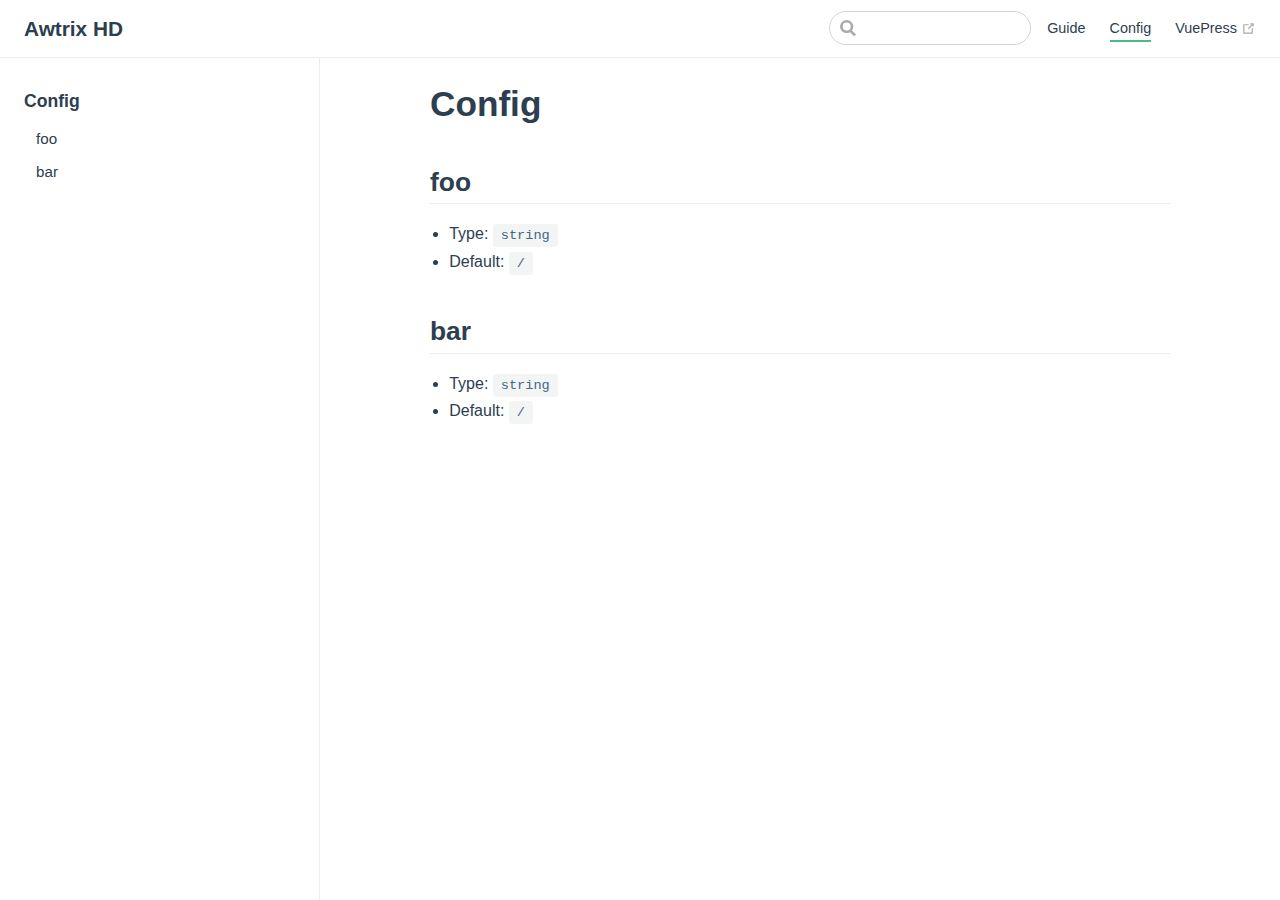
<file: config/index.html>
<!DOCTYPE html>
<html lang="en-US">
  <head>
    <meta charset="utf-8">
    <meta name="viewport" content="width=device-width,initial-scale=1">
    <title>Config | Awtrix HD</title>
    <meta name="generator" content="VuePress 1.7.1">
    
    <meta name="description" content="">
    <meta name="theme-color" content="#3eaf7c">
    <meta name="apple-mobile-web-app-capable" content="yes">
    <meta name="apple-mobile-web-app-status-bar-style" content="black">
    
    <link rel="preload" href="/assets/css/0.styles.edd9a0a7.css" as="style"><link rel="preload" href="/assets/js/app.76ce477d.js" as="script"><link rel="preload" href="/assets/js/2.d12e2a3f.js" as="script"><link rel="preload" href="/assets/js/8.42bce602.js" as="script"><link rel="prefetch" href="/assets/js/10.4486b322.js"><link rel="prefetch" href="/assets/js/11.904667d4.js"><link rel="prefetch" href="/assets/js/12.ee5a81ed.js"><link rel="prefetch" href="/assets/js/13.7e4496c5.js"><link rel="prefetch" href="/assets/js/3.194e23b0.js"><link rel="prefetch" href="/assets/js/4.3402c97d.js"><link rel="prefetch" href="/assets/js/5.43679029.js"><link rel="prefetch" href="/assets/js/6.96b07785.js"><link rel="prefetch" href="/assets/js/7.1de7d315.js"><link rel="prefetch" href="/assets/js/9.bb4621b2.js">
    <link rel="stylesheet" href="/assets/css/0.styles.edd9a0a7.css">
  </head>
  <body>
    <div id="app" data-server-rendered="true"><div class="theme-container"><header class="navbar"><div class="sidebar-button"><svg xmlns="http://www.w3.org/2000/svg" aria-hidden="true" role="img" viewBox="0 0 448 512" class="icon"><path fill="currentColor" d="M436 124H12c-6.627 0-12-5.373-12-12V80c0-6.627 5.373-12 12-12h424c6.627 0 12 5.373 12 12v32c0 6.627-5.373 12-12 12zm0 160H12c-6.627 0-12-5.373-12-12v-32c0-6.627 5.373-12 12-12h424c6.627 0 12 5.373 12 12v32c0 6.627-5.373 12-12 12zm0 160H12c-6.627 0-12-5.373-12-12v-32c0-6.627 5.373-12 12-12h424c6.627 0 12 5.373 12 12v32c0 6.627-5.373 12-12 12z"></path></svg></div> <a href="/" class="home-link router-link-active"><!----> <span class="site-name">Awtrix HD</span></a> <div class="links"><div class="search-box"><input aria-label="Search" autocomplete="off" spellcheck="false" value=""> <!----></div> <nav class="nav-links can-hide"><div class="nav-item"><a href="/guide/" class="nav-link">
  Guide
</a></div><div class="nav-item"><a href="/config/" aria-current="page" class="nav-link router-link-exact-active router-link-active">
  Config
</a></div><div class="nav-item"><a href="https://v1.vuepress.vuejs.org" target="_blank" rel="noopener noreferrer" class="nav-link external">
  VuePress
  <span><svg xmlns="http://www.w3.org/2000/svg" aria-hidden="true" focusable="false" x="0px" y="0px" viewBox="0 0 100 100" width="15" height="15" class="icon outbound"><path fill="currentColor" d="M18.8,85.1h56l0,0c2.2,0,4-1.8,4-4v-32h-8v28h-48v-48h28v-8h-32l0,0c-2.2,0-4,1.8-4,4v56C14.8,83.3,16.6,85.1,18.8,85.1z"></path> <polygon fill="currentColor" points="45.7,48.7 51.3,54.3 77.2,28.5 77.2,37.2 85.2,37.2 85.2,14.9 62.8,14.9 62.8,22.9 71.5,22.9"></polygon></svg> <span class="sr-only">(opens new window)</span></span></a></div> <!----></nav></div></header> <div class="sidebar-mask"></div> <aside class="sidebar"><nav class="nav-links"><div class="nav-item"><a href="/guide/" class="nav-link">
  Guide
</a></div><div class="nav-item"><a href="/config/" aria-current="page" class="nav-link router-link-exact-active router-link-active">
  Config
</a></div><div class="nav-item"><a href="https://v1.vuepress.vuejs.org" target="_blank" rel="noopener noreferrer" class="nav-link external">
  VuePress
  <span><svg xmlns="http://www.w3.org/2000/svg" aria-hidden="true" focusable="false" x="0px" y="0px" viewBox="0 0 100 100" width="15" height="15" class="icon outbound"><path fill="currentColor" d="M18.8,85.1h56l0,0c2.2,0,4-1.8,4-4v-32h-8v28h-48v-48h28v-8h-32l0,0c-2.2,0-4,1.8-4,4v56C14.8,83.3,16.6,85.1,18.8,85.1z"></path> <polygon fill="currentColor" points="45.7,48.7 51.3,54.3 77.2,28.5 77.2,37.2 85.2,37.2 85.2,14.9 62.8,14.9 62.8,22.9 71.5,22.9"></polygon></svg> <span class="sr-only">(opens new window)</span></span></a></div> <!----></nav>  <ul class="sidebar-links"><li><section class="sidebar-group depth-0"><p class="sidebar-heading open"><span>Config</span> <!----></p> <ul class="sidebar-links sidebar-group-items"><li><a href="/config/#foo" class="sidebar-link">foo</a><ul class="sidebar-sub-headers"></ul></li><li><a href="/config/#bar" class="sidebar-link">bar</a><ul class="sidebar-sub-headers"></ul></li></ul></section></li></ul> </aside> <main class="page"> <div class="theme-default-content content__default"><h1 id="config"><a href="#config" class="header-anchor">#</a> Config</h1> <h2 id="foo"><a href="#foo" class="header-anchor">#</a> foo</h2> <ul><li>Type: <code>string</code></li> <li>Default: <code>/</code></li></ul> <h2 id="bar"><a href="#bar" class="header-anchor">#</a> bar</h2> <ul><li>Type: <code>string</code></li> <li>Default: <code>/</code></li></ul></div> <footer class="page-edit"><!----> <!----></footer> <!----> </main></div><div class="global-ui"></div></div>
    <script src="/assets/js/app.76ce477d.js" defer></script><script src="/assets/js/2.d12e2a3f.js" defer></script><script src="/assets/js/8.42bce602.js" defer></script>
  </body>
</html>
</file>
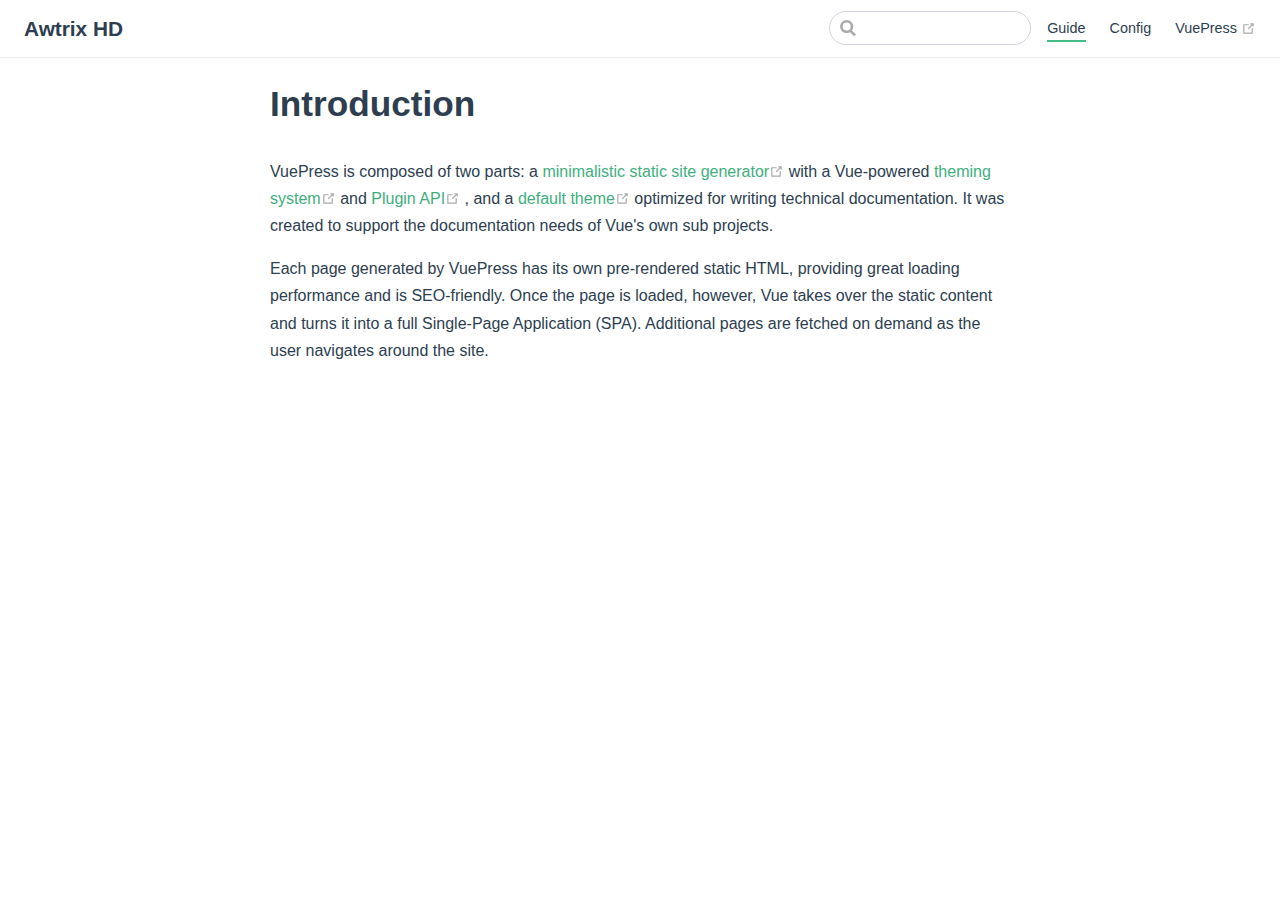
<file: guide/index.html>
<!DOCTYPE html>
<html lang="en-US">
  <head>
    <meta charset="utf-8">
    <meta name="viewport" content="width=device-width,initial-scale=1">
    <title>Introduction | Awtrix HD</title>
    <meta name="generator" content="VuePress 1.7.1">
    
    <meta name="description" content="">
    <meta name="theme-color" content="#3eaf7c">
    <meta name="apple-mobile-web-app-capable" content="yes">
    <meta name="apple-mobile-web-app-status-bar-style" content="black">
    
    <link rel="preload" href="/assets/css/0.styles.edd9a0a7.css" as="style"><link rel="preload" href="/assets/js/app.76ce477d.js" as="script"><link rel="preload" href="/assets/js/2.d12e2a3f.js" as="script"><link rel="preload" href="/assets/js/9.bb4621b2.js" as="script"><link rel="prefetch" href="/assets/js/10.4486b322.js"><link rel="prefetch" href="/assets/js/11.904667d4.js"><link rel="prefetch" href="/assets/js/12.ee5a81ed.js"><link rel="prefetch" href="/assets/js/13.7e4496c5.js"><link rel="prefetch" href="/assets/js/3.194e23b0.js"><link rel="prefetch" href="/assets/js/4.3402c97d.js"><link rel="prefetch" href="/assets/js/5.43679029.js"><link rel="prefetch" href="/assets/js/6.96b07785.js"><link rel="prefetch" href="/assets/js/7.1de7d315.js"><link rel="prefetch" href="/assets/js/8.42bce602.js">
    <link rel="stylesheet" href="/assets/css/0.styles.edd9a0a7.css">
  </head>
  <body>
    <div id="app" data-server-rendered="true"><div class="theme-container no-sidebar"><header class="navbar"><div class="sidebar-button"><svg xmlns="http://www.w3.org/2000/svg" aria-hidden="true" role="img" viewBox="0 0 448 512" class="icon"><path fill="currentColor" d="M436 124H12c-6.627 0-12-5.373-12-12V80c0-6.627 5.373-12 12-12h424c6.627 0 12 5.373 12 12v32c0 6.627-5.373 12-12 12zm0 160H12c-6.627 0-12-5.373-12-12v-32c0-6.627 5.373-12 12-12h424c6.627 0 12 5.373 12 12v32c0 6.627-5.373 12-12 12zm0 160H12c-6.627 0-12-5.373-12-12v-32c0-6.627 5.373-12 12-12h424c6.627 0 12 5.373 12 12v32c0 6.627-5.373 12-12 12z"></path></svg></div> <a href="/" class="home-link router-link-active"><!----> <span class="site-name">Awtrix HD</span></a> <div class="links"><div class="search-box"><input aria-label="Search" autocomplete="off" spellcheck="false" value=""> <!----></div> <nav class="nav-links can-hide"><div class="nav-item"><a href="/guide/" aria-current="page" class="nav-link router-link-exact-active router-link-active">
  Guide
</a></div><div class="nav-item"><a href="/config/" class="nav-link">
  Config
</a></div><div class="nav-item"><a href="https://v1.vuepress.vuejs.org" target="_blank" rel="noopener noreferrer" class="nav-link external">
  VuePress
  <span><svg xmlns="http://www.w3.org/2000/svg" aria-hidden="true" focusable="false" x="0px" y="0px" viewBox="0 0 100 100" width="15" height="15" class="icon outbound"><path fill="currentColor" d="M18.8,85.1h56l0,0c2.2,0,4-1.8,4-4v-32h-8v28h-48v-48h28v-8h-32l0,0c-2.2,0-4,1.8-4,4v56C14.8,83.3,16.6,85.1,18.8,85.1z"></path> <polygon fill="currentColor" points="45.7,48.7 51.3,54.3 77.2,28.5 77.2,37.2 85.2,37.2 85.2,14.9 62.8,14.9 62.8,22.9 71.5,22.9"></polygon></svg> <span class="sr-only">(opens new window)</span></span></a></div> <!----></nav></div></header> <div class="sidebar-mask"></div> <aside class="sidebar"><nav class="nav-links"><div class="nav-item"><a href="/guide/" aria-current="page" class="nav-link router-link-exact-active router-link-active">
  Guide
</a></div><div class="nav-item"><a href="/config/" class="nav-link">
  Config
</a></div><div class="nav-item"><a href="https://v1.vuepress.vuejs.org" target="_blank" rel="noopener noreferrer" class="nav-link external">
  VuePress
  <span><svg xmlns="http://www.w3.org/2000/svg" aria-hidden="true" focusable="false" x="0px" y="0px" viewBox="0 0 100 100" width="15" height="15" class="icon outbound"><path fill="currentColor" d="M18.8,85.1h56l0,0c2.2,0,4-1.8,4-4v-32h-8v28h-48v-48h28v-8h-32l0,0c-2.2,0-4,1.8-4,4v56C14.8,83.3,16.6,85.1,18.8,85.1z"></path> <polygon fill="currentColor" points="45.7,48.7 51.3,54.3 77.2,28.5 77.2,37.2 85.2,37.2 85.2,14.9 62.8,14.9 62.8,22.9 71.5,22.9"></polygon></svg> <span class="sr-only">(opens new window)</span></span></a></div> <!----></nav>  <!----> </aside> <main class="page"> <div class="theme-default-content content__default"><h1 id="introduction"><a href="#introduction" class="header-anchor">#</a> Introduction</h1> <p>VuePress is composed of two parts: a <a href="https://github.com/vuejs/vuepress/tree/master/packages/%40vuepress/core" target="_blank" rel="noopener noreferrer">minimalistic static site generator<span><svg xmlns="http://www.w3.org/2000/svg" aria-hidden="true" focusable="false" x="0px" y="0px" viewBox="0 0 100 100" width="15" height="15" class="icon outbound"><path fill="currentColor" d="M18.8,85.1h56l0,0c2.2,0,4-1.8,4-4v-32h-8v28h-48v-48h28v-8h-32l0,0c-2.2,0-4,1.8-4,4v56C14.8,83.3,16.6,85.1,18.8,85.1z"></path> <polygon fill="currentColor" points="45.7,48.7 51.3,54.3 77.2,28.5 77.2,37.2 85.2,37.2 85.2,14.9 62.8,14.9 62.8,22.9 71.5,22.9"></polygon></svg> <span class="sr-only">(opens new window)</span></span></a> with a Vue-powered <a href="https://v1.vuepress.vuejs.org/theme/" target="_blank" rel="noopener noreferrer">theming system<span><svg xmlns="http://www.w3.org/2000/svg" aria-hidden="true" focusable="false" x="0px" y="0px" viewBox="0 0 100 100" width="15" height="15" class="icon outbound"><path fill="currentColor" d="M18.8,85.1h56l0,0c2.2,0,4-1.8,4-4v-32h-8v28h-48v-48h28v-8h-32l0,0c-2.2,0-4,1.8-4,4v56C14.8,83.3,16.6,85.1,18.8,85.1z"></path> <polygon fill="currentColor" points="45.7,48.7 51.3,54.3 77.2,28.5 77.2,37.2 85.2,37.2 85.2,14.9 62.8,14.9 62.8,22.9 71.5,22.9"></polygon></svg> <span class="sr-only">(opens new window)</span></span></a> and <a href="https://v1.vuepress.vuejs.org/plugin/" target="_blank" rel="noopener noreferrer">Plugin API<span><svg xmlns="http://www.w3.org/2000/svg" aria-hidden="true" focusable="false" x="0px" y="0px" viewBox="0 0 100 100" width="15" height="15" class="icon outbound"><path fill="currentColor" d="M18.8,85.1h56l0,0c2.2,0,4-1.8,4-4v-32h-8v28h-48v-48h28v-8h-32l0,0c-2.2,0-4,1.8-4,4v56C14.8,83.3,16.6,85.1,18.8,85.1z"></path> <polygon fill="currentColor" points="45.7,48.7 51.3,54.3 77.2,28.5 77.2,37.2 85.2,37.2 85.2,14.9 62.8,14.9 62.8,22.9 71.5,22.9"></polygon></svg> <span class="sr-only">(opens new window)</span></span></a>, and a <a href="https://v1.vuepress.vuejs.org/theme/default-theme-config.html" target="_blank" rel="noopener noreferrer">default theme<span><svg xmlns="http://www.w3.org/2000/svg" aria-hidden="true" focusable="false" x="0px" y="0px" viewBox="0 0 100 100" width="15" height="15" class="icon outbound"><path fill="currentColor" d="M18.8,85.1h56l0,0c2.2,0,4-1.8,4-4v-32h-8v28h-48v-48h28v-8h-32l0,0c-2.2,0-4,1.8-4,4v56C14.8,83.3,16.6,85.1,18.8,85.1z"></path> <polygon fill="currentColor" points="45.7,48.7 51.3,54.3 77.2,28.5 77.2,37.2 85.2,37.2 85.2,14.9 62.8,14.9 62.8,22.9 71.5,22.9"></polygon></svg> <span class="sr-only">(opens new window)</span></span></a> optimized for writing technical documentation. It was created to support the documentation needs of Vue's own sub projects.</p> <p>Each page generated by VuePress has its own pre-rendered static HTML, providing great loading performance and is SEO-friendly. Once the page is loaded, however, Vue takes over the static content and turns it into a full Single-Page Application (SPA). Additional pages are fetched on demand as the user navigates around the site.</p></div> <footer class="page-edit"><!----> <!----></footer> <!----> </main></div><div class="global-ui"></div></div>
    <script src="/assets/js/app.76ce477d.js" defer></script><script src="/assets/js/2.d12e2a3f.js" defer></script><script src="/assets/js/9.bb4621b2.js" defer></script>
  </body>
</html>
</file>
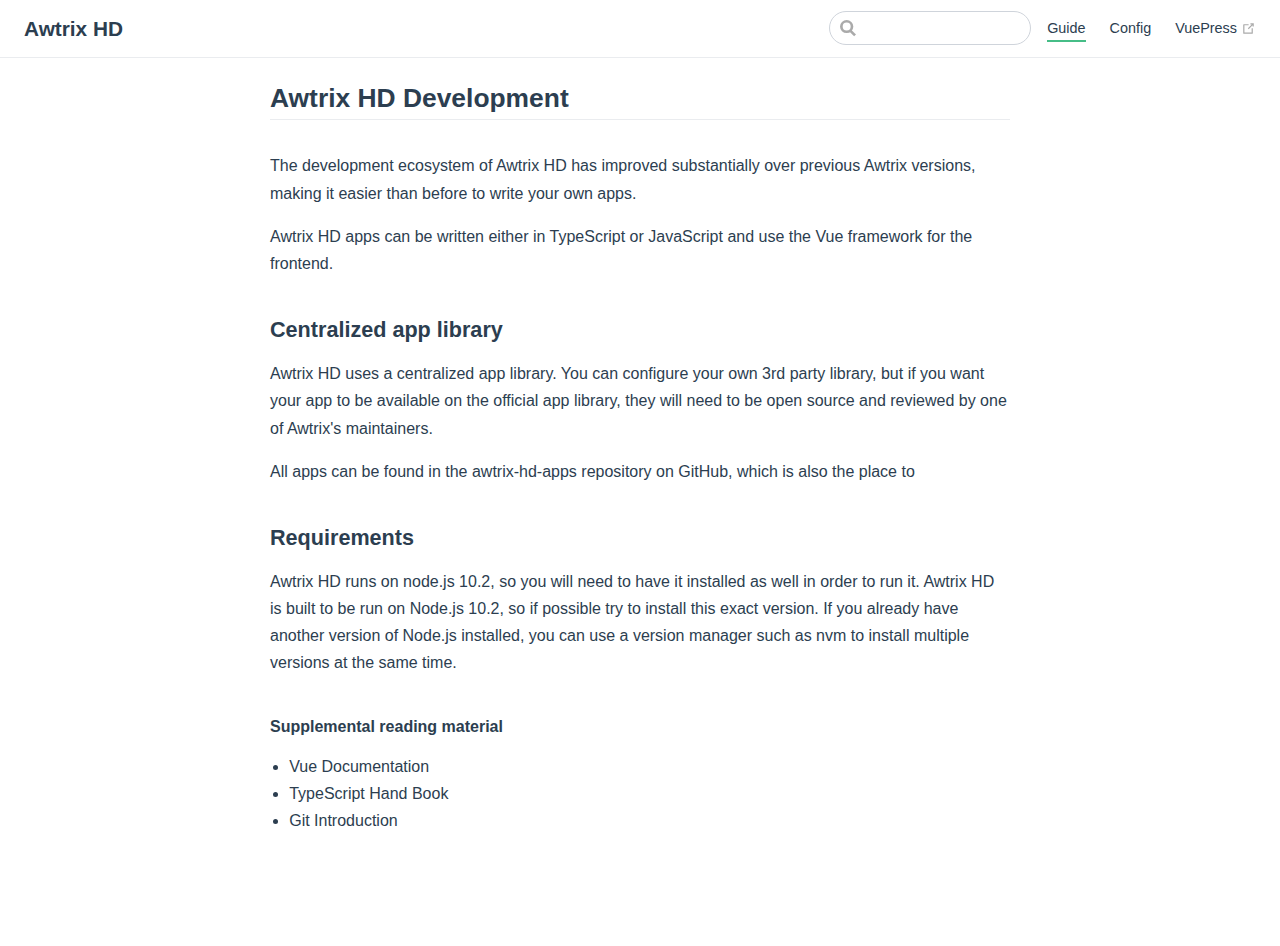
<file: guide/development/index.html>
<!DOCTYPE html>
<html lang="en-US">
  <head>
    <meta charset="utf-8">
    <meta name="viewport" content="width=device-width,initial-scale=1">
    <title>Awtrix HD Development | Awtrix HD</title>
    <meta name="generator" content="VuePress 1.7.1">
    
    <meta name="description" content="">
    <meta name="theme-color" content="#3eaf7c">
    <meta name="apple-mobile-web-app-capable" content="yes">
    <meta name="apple-mobile-web-app-status-bar-style" content="black">
    
    <link rel="preload" href="/assets/css/0.styles.edd9a0a7.css" as="style"><link rel="preload" href="/assets/js/app.76ce477d.js" as="script"><link rel="preload" href="/assets/js/2.d12e2a3f.js" as="script"><link rel="preload" href="/assets/js/10.4486b322.js" as="script"><link rel="prefetch" href="/assets/js/11.904667d4.js"><link rel="prefetch" href="/assets/js/12.ee5a81ed.js"><link rel="prefetch" href="/assets/js/13.7e4496c5.js"><link rel="prefetch" href="/assets/js/3.194e23b0.js"><link rel="prefetch" href="/assets/js/4.3402c97d.js"><link rel="prefetch" href="/assets/js/5.43679029.js"><link rel="prefetch" href="/assets/js/6.96b07785.js"><link rel="prefetch" href="/assets/js/7.1de7d315.js"><link rel="prefetch" href="/assets/js/8.42bce602.js"><link rel="prefetch" href="/assets/js/9.bb4621b2.js">
    <link rel="stylesheet" href="/assets/css/0.styles.edd9a0a7.css">
  </head>
  <body>
    <div id="app" data-server-rendered="true"><div class="theme-container no-sidebar"><header class="navbar"><div class="sidebar-button"><svg xmlns="http://www.w3.org/2000/svg" aria-hidden="true" role="img" viewBox="0 0 448 512" class="icon"><path fill="currentColor" d="M436 124H12c-6.627 0-12-5.373-12-12V80c0-6.627 5.373-12 12-12h424c6.627 0 12 5.373 12 12v32c0 6.627-5.373 12-12 12zm0 160H12c-6.627 0-12-5.373-12-12v-32c0-6.627 5.373-12 12-12h424c6.627 0 12 5.373 12 12v32c0 6.627-5.373 12-12 12zm0 160H12c-6.627 0-12-5.373-12-12v-32c0-6.627 5.373-12 12-12h424c6.627 0 12 5.373 12 12v32c0 6.627-5.373 12-12 12z"></path></svg></div> <a href="/" class="home-link router-link-active"><!----> <span class="site-name">Awtrix HD</span></a> <div class="links"><div class="search-box"><input aria-label="Search" autocomplete="off" spellcheck="false" value=""> <!----></div> <nav class="nav-links can-hide"><div class="nav-item"><a href="/guide/" class="nav-link router-link-active">
  Guide
</a></div><div class="nav-item"><a href="/config/" class="nav-link">
  Config
</a></div><div class="nav-item"><a href="https://v1.vuepress.vuejs.org" target="_blank" rel="noopener noreferrer" class="nav-link external">
  VuePress
  <span><svg xmlns="http://www.w3.org/2000/svg" aria-hidden="true" focusable="false" x="0px" y="0px" viewBox="0 0 100 100" width="15" height="15" class="icon outbound"><path fill="currentColor" d="M18.8,85.1h56l0,0c2.2,0,4-1.8,4-4v-32h-8v28h-48v-48h28v-8h-32l0,0c-2.2,0-4,1.8-4,4v56C14.8,83.3,16.6,85.1,18.8,85.1z"></path> <polygon fill="currentColor" points="45.7,48.7 51.3,54.3 77.2,28.5 77.2,37.2 85.2,37.2 85.2,14.9 62.8,14.9 62.8,22.9 71.5,22.9"></polygon></svg> <span class="sr-only">(opens new window)</span></span></a></div> <!----></nav></div></header> <div class="sidebar-mask"></div> <aside class="sidebar"><nav class="nav-links"><div class="nav-item"><a href="/guide/" class="nav-link router-link-active">
  Guide
</a></div><div class="nav-item"><a href="/config/" class="nav-link">
  Config
</a></div><div class="nav-item"><a href="https://v1.vuepress.vuejs.org" target="_blank" rel="noopener noreferrer" class="nav-link external">
  VuePress
  <span><svg xmlns="http://www.w3.org/2000/svg" aria-hidden="true" focusable="false" x="0px" y="0px" viewBox="0 0 100 100" width="15" height="15" class="icon outbound"><path fill="currentColor" d="M18.8,85.1h56l0,0c2.2,0,4-1.8,4-4v-32h-8v28h-48v-48h28v-8h-32l0,0c-2.2,0-4,1.8-4,4v56C14.8,83.3,16.6,85.1,18.8,85.1z"></path> <polygon fill="currentColor" points="45.7,48.7 51.3,54.3 77.2,28.5 77.2,37.2 85.2,37.2 85.2,14.9 62.8,14.9 62.8,22.9 71.5,22.9"></polygon></svg> <span class="sr-only">(opens new window)</span></span></a></div> <!----></nav>  <!----> </aside> <main class="page"> <div class="theme-default-content content__default"><h2 id="awtrix-hd-development"><a href="#awtrix-hd-development" class="header-anchor">#</a> Awtrix HD Development</h2> <p>The development ecosystem of Awtrix HD has improved substantially over previous
Awtrix versions, making it easier than before to write your own apps.</p> <p>Awtrix HD apps can be written either in TypeScript or JavaScript and use the
Vue framework for the frontend.</p> <h3 id="centralized-app-library"><a href="#centralized-app-library" class="header-anchor">#</a> Centralized app library</h3> <p>Awtrix HD uses a centralized app library. You can configure your own 3rd party
library, but if you want your app to be available on the official app library,
they will need to be open source and reviewed by one of Awtrix's maintainers.</p> <p>All apps can be found in the awtrix-hd-apps repository on GitHub, which is also
the place to</p> <h3 id="requirements"><a href="#requirements" class="header-anchor">#</a> Requirements</h3> <p>Awtrix HD runs on node.js 10.2, so you will need to have it installed as well
in order to run it.
Awtrix HD is built to be run on Node.js 10.2, so if possible try to install
this exact version. If you already have another version of Node.js installed,
you can use a version manager such as nvm to install multiple versions at the
same time.</p> <h4 id="supplemental-reading-material"><a href="#supplemental-reading-material" class="header-anchor">#</a> Supplemental reading material</h4> <ul><li>Vue Documentation</li> <li>TypeScript Hand Book</li> <li>Git Introduction</li></ul></div> <footer class="page-edit"><!----> <!----></footer> <!----> </main></div><div class="global-ui"></div></div>
    <script src="/assets/js/app.76ce477d.js" defer></script><script src="/assets/js/2.d12e2a3f.js" defer></script><script src="/assets/js/10.4486b322.js" defer></script>
  </body>
</html>
</file>
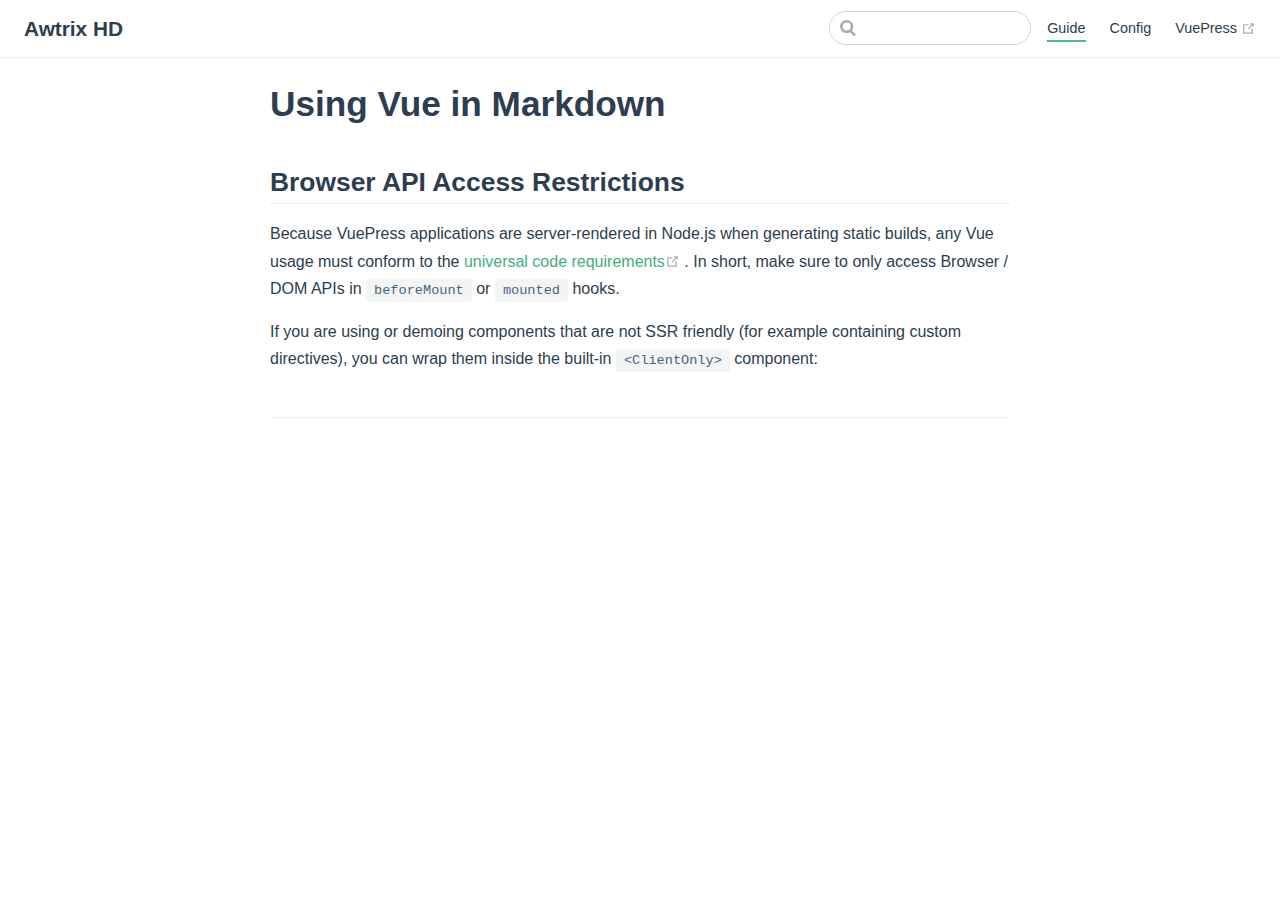
<file: guide/using-vue.html>
<!DOCTYPE html>
<html lang="en-US">
  <head>
    <meta charset="utf-8">
    <meta name="viewport" content="width=device-width,initial-scale=1">
    <title>Using Vue in Markdown | Awtrix HD</title>
    <meta name="generator" content="VuePress 1.7.1">
    
    <meta name="description" content="">
    <meta name="theme-color" content="#3eaf7c">
    <meta name="apple-mobile-web-app-capable" content="yes">
    <meta name="apple-mobile-web-app-status-bar-style" content="black">
    
    <link rel="preload" href="/assets/css/0.styles.edd9a0a7.css" as="style"><link rel="preload" href="/assets/js/app.76ce477d.js" as="script"><link rel="preload" href="/assets/js/2.d12e2a3f.js" as="script"><link rel="preload" href="/assets/js/12.ee5a81ed.js" as="script"><link rel="prefetch" href="/assets/js/10.4486b322.js"><link rel="prefetch" href="/assets/js/11.904667d4.js"><link rel="prefetch" href="/assets/js/13.7e4496c5.js"><link rel="prefetch" href="/assets/js/3.194e23b0.js"><link rel="prefetch" href="/assets/js/4.3402c97d.js"><link rel="prefetch" href="/assets/js/5.43679029.js"><link rel="prefetch" href="/assets/js/6.96b07785.js"><link rel="prefetch" href="/assets/js/7.1de7d315.js"><link rel="prefetch" href="/assets/js/8.42bce602.js"><link rel="prefetch" href="/assets/js/9.bb4621b2.js">
    <link rel="stylesheet" href="/assets/css/0.styles.edd9a0a7.css">
  </head>
  <body>
    <div id="app" data-server-rendered="true"><div class="theme-container no-sidebar"><header class="navbar"><div class="sidebar-button"><svg xmlns="http://www.w3.org/2000/svg" aria-hidden="true" role="img" viewBox="0 0 448 512" class="icon"><path fill="currentColor" d="M436 124H12c-6.627 0-12-5.373-12-12V80c0-6.627 5.373-12 12-12h424c6.627 0 12 5.373 12 12v32c0 6.627-5.373 12-12 12zm0 160H12c-6.627 0-12-5.373-12-12v-32c0-6.627 5.373-12 12-12h424c6.627 0 12 5.373 12 12v32c0 6.627-5.373 12-12 12zm0 160H12c-6.627 0-12-5.373-12-12v-32c0-6.627 5.373-12 12-12h424c6.627 0 12 5.373 12 12v32c0 6.627-5.373 12-12 12z"></path></svg></div> <a href="/" class="home-link router-link-active"><!----> <span class="site-name">Awtrix HD</span></a> <div class="links"><div class="search-box"><input aria-label="Search" autocomplete="off" spellcheck="false" value=""> <!----></div> <nav class="nav-links can-hide"><div class="nav-item"><a href="/guide/" class="nav-link router-link-active">
  Guide
</a></div><div class="nav-item"><a href="/config/" class="nav-link">
  Config
</a></div><div class="nav-item"><a href="https://v1.vuepress.vuejs.org" target="_blank" rel="noopener noreferrer" class="nav-link external">
  VuePress
  <span><svg xmlns="http://www.w3.org/2000/svg" aria-hidden="true" focusable="false" x="0px" y="0px" viewBox="0 0 100 100" width="15" height="15" class="icon outbound"><path fill="currentColor" d="M18.8,85.1h56l0,0c2.2,0,4-1.8,4-4v-32h-8v28h-48v-48h28v-8h-32l0,0c-2.2,0-4,1.8-4,4v56C14.8,83.3,16.6,85.1,18.8,85.1z"></path> <polygon fill="currentColor" points="45.7,48.7 51.3,54.3 77.2,28.5 77.2,37.2 85.2,37.2 85.2,14.9 62.8,14.9 62.8,22.9 71.5,22.9"></polygon></svg> <span class="sr-only">(opens new window)</span></span></a></div> <!----></nav></div></header> <div class="sidebar-mask"></div> <aside class="sidebar"><nav class="nav-links"><div class="nav-item"><a href="/guide/" class="nav-link router-link-active">
  Guide
</a></div><div class="nav-item"><a href="/config/" class="nav-link">
  Config
</a></div><div class="nav-item"><a href="https://v1.vuepress.vuejs.org" target="_blank" rel="noopener noreferrer" class="nav-link external">
  VuePress
  <span><svg xmlns="http://www.w3.org/2000/svg" aria-hidden="true" focusable="false" x="0px" y="0px" viewBox="0 0 100 100" width="15" height="15" class="icon outbound"><path fill="currentColor" d="M18.8,85.1h56l0,0c2.2,0,4-1.8,4-4v-32h-8v28h-48v-48h28v-8h-32l0,0c-2.2,0-4,1.8-4,4v56C14.8,83.3,16.6,85.1,18.8,85.1z"></path> <polygon fill="currentColor" points="45.7,48.7 51.3,54.3 77.2,28.5 77.2,37.2 85.2,37.2 85.2,14.9 62.8,14.9 62.8,22.9 71.5,22.9"></polygon></svg> <span class="sr-only">(opens new window)</span></span></a></div> <!----></nav>  <!----> </aside> <main class="page"> <div class="theme-default-content content__default"><h1 id="using-vue-in-markdown"><a href="#using-vue-in-markdown" class="header-anchor">#</a> Using Vue in Markdown</h1> <h2 id="browser-api-access-restrictions"><a href="#browser-api-access-restrictions" class="header-anchor">#</a> Browser API Access Restrictions</h2> <p>Because VuePress applications are server-rendered in Node.js when generating static builds, any Vue usage must conform to the <a href="https://ssr.vuejs.org/en/universal.html" target="_blank" rel="noopener noreferrer">universal code requirements<span><svg xmlns="http://www.w3.org/2000/svg" aria-hidden="true" focusable="false" x="0px" y="0px" viewBox="0 0 100 100" width="15" height="15" class="icon outbound"><path fill="currentColor" d="M18.8,85.1h56l0,0c2.2,0,4-1.8,4-4v-32h-8v28h-48v-48h28v-8h-32l0,0c-2.2,0-4,1.8-4,4v56C14.8,83.3,16.6,85.1,18.8,85.1z"></path> <polygon fill="currentColor" points="45.7,48.7 51.3,54.3 77.2,28.5 77.2,37.2 85.2,37.2 85.2,14.9 62.8,14.9 62.8,22.9 71.5,22.9"></polygon></svg> <span class="sr-only">(opens new window)</span></span></a>. In short, make sure to only access Browser / DOM APIs in <code>beforeMount</code> or <code>mounted</code> hooks.</p> <p>If you are using or demoing components that are not SSR friendly (for example containing custom directives), you can wrap them inside the built-in <code>&lt;ClientOnly&gt;</code> component:</p> <h2 id=""><a href="#" class="header-anchor">#</a></h2></div> <footer class="page-edit"><!----> <!----></footer> <!----> </main></div><div class="global-ui"></div></div>
    <script src="/assets/js/app.76ce477d.js" defer></script><script src="/assets/js/2.d12e2a3f.js" defer></script><script src="/assets/js/12.ee5a81ed.js" defer></script>
  </body>
</html>
</file>
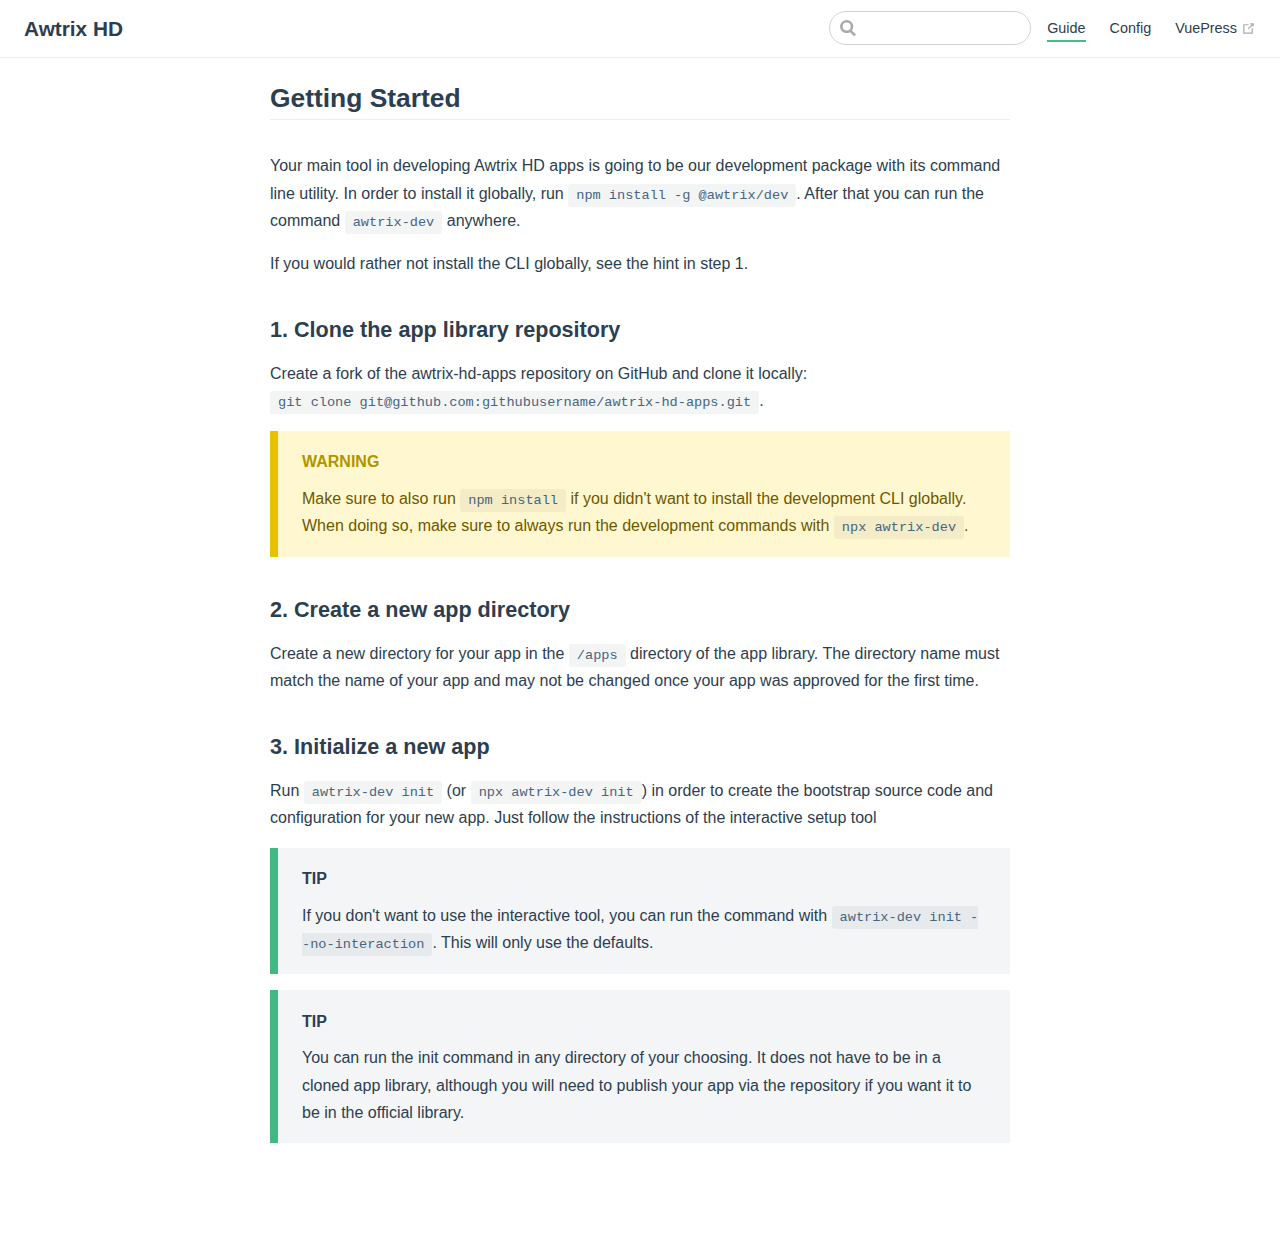
<file: guide/development/getting-started.html>
<!DOCTYPE html>
<html lang="en-US">
  <head>
    <meta charset="utf-8">
    <meta name="viewport" content="width=device-width,initial-scale=1">
    <title>Getting Started | Awtrix HD</title>
    <meta name="generator" content="VuePress 1.7.1">
    
    <meta name="description" content="">
    <meta name="theme-color" content="#3eaf7c">
    <meta name="apple-mobile-web-app-capable" content="yes">
    <meta name="apple-mobile-web-app-status-bar-style" content="black">
    
    <link rel="preload" href="/assets/css/0.styles.edd9a0a7.css" as="style"><link rel="preload" href="/assets/js/app.76ce477d.js" as="script"><link rel="preload" href="/assets/js/2.d12e2a3f.js" as="script"><link rel="preload" href="/assets/js/11.904667d4.js" as="script"><link rel="prefetch" href="/assets/js/10.4486b322.js"><link rel="prefetch" href="/assets/js/12.ee5a81ed.js"><link rel="prefetch" href="/assets/js/13.7e4496c5.js"><link rel="prefetch" href="/assets/js/3.194e23b0.js"><link rel="prefetch" href="/assets/js/4.3402c97d.js"><link rel="prefetch" href="/assets/js/5.43679029.js"><link rel="prefetch" href="/assets/js/6.96b07785.js"><link rel="prefetch" href="/assets/js/7.1de7d315.js"><link rel="prefetch" href="/assets/js/8.42bce602.js"><link rel="prefetch" href="/assets/js/9.bb4621b2.js">
    <link rel="stylesheet" href="/assets/css/0.styles.edd9a0a7.css">
  </head>
  <body>
    <div id="app" data-server-rendered="true"><div class="theme-container no-sidebar"><header class="navbar"><div class="sidebar-button"><svg xmlns="http://www.w3.org/2000/svg" aria-hidden="true" role="img" viewBox="0 0 448 512" class="icon"><path fill="currentColor" d="M436 124H12c-6.627 0-12-5.373-12-12V80c0-6.627 5.373-12 12-12h424c6.627 0 12 5.373 12 12v32c0 6.627-5.373 12-12 12zm0 160H12c-6.627 0-12-5.373-12-12v-32c0-6.627 5.373-12 12-12h424c6.627 0 12 5.373 12 12v32c0 6.627-5.373 12-12 12zm0 160H12c-6.627 0-12-5.373-12-12v-32c0-6.627 5.373-12 12-12h424c6.627 0 12 5.373 12 12v32c0 6.627-5.373 12-12 12z"></path></svg></div> <a href="/" class="home-link router-link-active"><!----> <span class="site-name">Awtrix HD</span></a> <div class="links"><div class="search-box"><input aria-label="Search" autocomplete="off" spellcheck="false" value=""> <!----></div> <nav class="nav-links can-hide"><div class="nav-item"><a href="/guide/" class="nav-link router-link-active">
  Guide
</a></div><div class="nav-item"><a href="/config/" class="nav-link">
  Config
</a></div><div class="nav-item"><a href="https://v1.vuepress.vuejs.org" target="_blank" rel="noopener noreferrer" class="nav-link external">
  VuePress
  <span><svg xmlns="http://www.w3.org/2000/svg" aria-hidden="true" focusable="false" x="0px" y="0px" viewBox="0 0 100 100" width="15" height="15" class="icon outbound"><path fill="currentColor" d="M18.8,85.1h56l0,0c2.2,0,4-1.8,4-4v-32h-8v28h-48v-48h28v-8h-32l0,0c-2.2,0-4,1.8-4,4v56C14.8,83.3,16.6,85.1,18.8,85.1z"></path> <polygon fill="currentColor" points="45.7,48.7 51.3,54.3 77.2,28.5 77.2,37.2 85.2,37.2 85.2,14.9 62.8,14.9 62.8,22.9 71.5,22.9"></polygon></svg> <span class="sr-only">(opens new window)</span></span></a></div> <!----></nav></div></header> <div class="sidebar-mask"></div> <aside class="sidebar"><nav class="nav-links"><div class="nav-item"><a href="/guide/" class="nav-link router-link-active">
  Guide
</a></div><div class="nav-item"><a href="/config/" class="nav-link">
  Config
</a></div><div class="nav-item"><a href="https://v1.vuepress.vuejs.org" target="_blank" rel="noopener noreferrer" class="nav-link external">
  VuePress
  <span><svg xmlns="http://www.w3.org/2000/svg" aria-hidden="true" focusable="false" x="0px" y="0px" viewBox="0 0 100 100" width="15" height="15" class="icon outbound"><path fill="currentColor" d="M18.8,85.1h56l0,0c2.2,0,4-1.8,4-4v-32h-8v28h-48v-48h28v-8h-32l0,0c-2.2,0-4,1.8-4,4v56C14.8,83.3,16.6,85.1,18.8,85.1z"></path> <polygon fill="currentColor" points="45.7,48.7 51.3,54.3 77.2,28.5 77.2,37.2 85.2,37.2 85.2,14.9 62.8,14.9 62.8,22.9 71.5,22.9"></polygon></svg> <span class="sr-only">(opens new window)</span></span></a></div> <!----></nav>  <!----> </aside> <main class="page"> <div class="theme-default-content content__default"><h2 id="getting-started"><a href="#getting-started" class="header-anchor">#</a> Getting Started</h2> <p>Your main tool in developing Awtrix HD apps is going to be our development
package with its command line utility. In order to install it globally, run
<code>npm install -g @awtrix/dev</code>. After that you can run the command <code>awtrix-dev</code>
anywhere.</p> <p>If you would rather not install the CLI globally, see the hint in step 1.</p> <h3 id="_1-clone-the-app-library-repository"><a href="#_1-clone-the-app-library-repository" class="header-anchor">#</a> 1. Clone the app library repository</h3> <p>Create a fork of the awtrix-hd-apps repository on GitHub and clone it locally:<br> <code>git clone git@github.com:githubusername/awtrix-hd-apps.git</code>.</p> <div class="custom-block warning"><p class="custom-block-title">WARNING</p> <p>Make sure to also run <code>npm install</code> if you didn't want to install the
development CLI globally. When doing so, make sure to always run the development
commands with <code>npx awtrix-dev</code>.</p></div> <h3 id="_2-create-a-new-app-directory"><a href="#_2-create-a-new-app-directory" class="header-anchor">#</a> 2. Create a new app directory</h3> <p>Create a new directory for your app in the <code>/apps</code> directory of the app library.
The directory name must match the name of your app and may not be changed once
your app was approved for the first time.</p> <h3 id="_3-initialize-a-new-app"><a href="#_3-initialize-a-new-app" class="header-anchor">#</a> 3. Initialize a new app</h3> <p>Run <code>awtrix-dev init</code> (or <code>npx awtrix-dev init</code>) in order to create the
bootstrap source code and configuration for your new app. Just follow the
instructions of the interactive setup tool</p> <div class="custom-block tip"><p class="custom-block-title">TIP</p> <p>If you don't want to use the interactive tool, you can run the command with
<code>awtrix-dev init --no-interaction</code>. This will only use the defaults.</p></div> <div class="custom-block tip"><p class="custom-block-title">TIP</p> <p>You can run the init command in any directory of your choosing. It does not
have to be in a cloned app library, although you will need to publish your app
via the repository if you want it to be in the official library.</p></div></div> <footer class="page-edit"><!----> <!----></footer> <!----> </main></div><div class="global-ui"></div></div>
    <script src="/assets/js/app.76ce477d.js" defer></script><script src="/assets/js/2.d12e2a3f.js" defer></script><script src="/assets/js/11.904667d4.js" defer></script>
  </body>
</html>
</file>
<file: assets/css/0.styles.edd9a0a7.css>
code[class*=language-],pre[class*=language-]{color:#ccc;background:none;font-family:Consolas,Monaco,Andale Mono,Ubuntu Mono,monospace;font-size:1em;text-align:left;white-space:pre;word-spacing:normal;word-break:normal;word-wrap:normal;line-height:1.5;-moz-tab-size:4;-o-tab-size:4;tab-size:4;-webkit-hyphens:none;-ms-hyphens:none;hyphens:none}pre[class*=language-]{padding:1em;margin:.5em 0;overflow:auto}:not(pre)>code[class*=language-],pre[class*=language-]{background:#2d2d2d}:not(pre)>code[class*=language-]{padding:.1em;border-radius:.3em;white-space:normal}.token.block-comment,.token.cdata,.token.comment,.token.doctype,.token.prolog{color:#999}.token.punctuation{color:#ccc}.token.attr-name,.token.deleted,.token.namespace,.token.tag{color:#e2777a}.token.function-name{color:#6196cc}.token.boolean,.token.function,.token.number{color:#f08d49}.token.class-name,.token.constant,.token.property,.token.symbol{color:#f8c555}.token.atrule,.token.builtin,.token.important,.token.keyword,.token.selector{color:#cc99cd}.token.attr-value,.token.char,.token.regex,.token.string,.token.variable{color:#7ec699}.token.entity,.token.operator,.token.url{color:#67cdcc}.token.bold,.token.important{font-weight:700}.token.italic{font-style:italic}.token.entity{cursor:help}.token.inserted{color:green}.theme-default-content code{color:#476582;padding:.25rem .5rem;margin:0;font-size:.85em;background-color:rgba(27,31,35,.05);border-radius:3px}.theme-default-content code .token.deleted{color:#ec5975}.theme-default-content code .token.inserted{color:#3eaf7c}.theme-default-content pre,.theme-default-content pre[class*=language-]{line-height:1.4;padding:1.25rem 1.5rem;margin:.85rem 0;background-color:#282c34;border-radius:6px;overflow:auto}.theme-default-content pre[class*=language-] code,.theme-default-content pre code{color:#fff;padding:0;background-color:transparent;border-radius:0}div[class*=language-]{position:relative;background-color:#282c34;border-radius:6px}div[class*=language-] .highlight-lines{-webkit-user-select:none;-ms-user-select:none;user-select:none;padding-top:1.3rem;position:absolute;top:0;left:0;width:100%;line-height:1.4}div[class*=language-] .highlight-lines .highlighted{background-color:rgba(0,0,0,.66)}div[class*=language-] pre,div[class*=language-] pre[class*=language-]{background:transparent;position:relative;z-index:1}div[class*=language-]:before{position:absolute;z-index:3;top:.8em;right:1em;font-size:.75rem;color:hsla(0,0%,100%,.4)}div[class*=language-]:not(.line-numbers-mode) .line-numbers-wrapper{display:none}div[class*=language-].line-numbers-mode .highlight-lines .highlighted{position:relative}div[class*=language-].line-numbers-mode .highlight-lines .highlighted:before{content:" ";position:absolute;z-index:3;left:0;top:0;display:block;width:3.5rem;height:100%;background-color:rgba(0,0,0,.66)}div[class*=language-].line-numbers-mode pre{padding-left:4.5rem;vertical-align:middle}div[class*=language-].line-numbers-mode .line-numbers-wrapper{position:absolute;top:0;width:3.5rem;text-align:center;color:hsla(0,0%,100%,.3);padding:1.25rem 0;line-height:1.4}div[class*=language-].line-numbers-mode .line-numbers-wrapper br{-webkit-user-select:none;-ms-user-select:none;user-select:none}div[class*=language-].line-numbers-mode .line-numbers-wrapper .line-number{position:relative;z-index:4;-webkit-user-select:none;-ms-user-select:none;user-select:none;font-size:.85em}div[class*=language-].line-numbers-mode:after{content:"";position:absolute;z-index:2;top:0;left:0;width:3.5rem;height:100%;border-radius:6px 0 0 6px;border-right:1px solid rgba(0,0,0,.66);background-color:#282c34}div[class~=language-js]:before{content:"js"}div[class~=language-ts]:before{content:"ts"}div[class~=language-html]:before{content:"html"}div[class~=language-md]:before{content:"md"}div[class~=language-vue]:before{content:"vue"}div[class~=language-css]:before{content:"css"}div[class~=language-sass]:before{content:"sass"}div[class~=language-scss]:before{content:"scss"}div[class~=language-less]:before{content:"less"}div[class~=language-stylus]:before{content:"stylus"}div[class~=language-go]:before{content:"go"}div[class~=language-java]:before{content:"java"}div[class~=language-c]:before{content:"c"}div[class~=language-sh]:before{content:"sh"}div[class~=language-yaml]:before{content:"yaml"}div[class~=language-py]:before{content:"py"}div[class~=language-docker]:before{content:"docker"}div[class~=language-dockerfile]:before{content:"dockerfile"}div[class~=language-makefile]:before{content:"makefile"}div[class~=language-javascript]:before{content:"js"}div[class~=language-typescript]:before{content:"ts"}div[class~=language-markup]:before{content:"html"}div[class~=language-markdown]:before{content:"md"}div[class~=language-json]:before{content:"json"}div[class~=language-ruby]:before{content:"rb"}div[class~=language-python]:before{content:"py"}div[class~=language-bash]:before{content:"sh"}div[class~=language-php]:before{content:"php"}.custom-block .custom-block-title{font-weight:600;margin-bottom:-.4rem}.custom-block.danger,.custom-block.tip,.custom-block.warning{padding:.1rem 1.5rem;border-left-width:.5rem;border-left-style:solid;margin:1rem 0}.custom-block.tip{background-color:#f3f5f7;border-color:#42b983}.custom-block.warning{background-color:rgba(255,229,100,.3);border-color:#e7c000;color:#6b5900}.custom-block.warning .custom-block-title{color:#b29400}.custom-block.warning a{color:#2c3e50}.custom-block.danger{background-color:#ffe6e6;border-color:#c00;color:#4d0000}.custom-block.danger .custom-block-title{color:#900}.custom-block.danger a{color:#2c3e50}.custom-block.details{display:block;position:relative;border-radius:2px;margin:1.6em 0;padding:1.6em;background-color:#eee}.custom-block.details h4{margin-top:0}.custom-block.details figure:last-child,.custom-block.details p:last-child{margin-bottom:0;padding-bottom:0}.custom-block.details summary{outline:none;cursor:pointer}.arrow{display:inline-block;width:0;height:0}.arrow.up{border-bottom:6px solid #ccc}.arrow.down,.arrow.up{border-left:4px solid transparent;border-right:4px solid transparent}.arrow.down{border-top:6px solid #ccc}.arrow.right{border-left:6px solid #ccc}.arrow.left,.arrow.right{border-top:4px solid transparent;border-bottom:4px solid transparent}.arrow.left{border-right:6px solid #ccc}.theme-default-content:not(.custom){max-width:740px;margin:0 auto;padding:2rem 2.5rem}@media (max-width:959px){.theme-default-content:not(.custom){padding:2rem}}@media (max-width:419px){.theme-default-content:not(.custom){padding:1.5rem}}.table-of-contents .badge{vertical-align:middle}body,html{padding:0;margin:0;background-color:#fff}body{font-family:-apple-system,BlinkMacSystemFont,Segoe UI,Roboto,Oxygen,Ubuntu,Cantarell,Fira Sans,Droid Sans,Helvetica Neue,sans-serif;-webkit-font-smoothing:antialiased;-moz-osx-font-smoothing:grayscale;font-size:16px;color:#2c3e50}.page{padding-left:20rem}.navbar{z-index:20;right:0;height:3.6rem;background-color:#fff;box-sizing:border-box;border-bottom:1px solid #eaecef}.navbar,.sidebar-mask{position:fixed;top:0;left:0}.sidebar-mask{z-index:9;width:100vw;height:100vh;display:none}.sidebar{font-size:16px;background-color:#fff;width:20rem;position:fixed;z-index:10;margin:0;top:3.6rem;left:0;bottom:0;box-sizing:border-box;border-right:1px solid #eaecef;overflow-y:auto}.theme-default-content:not(.custom)>:first-child{margin-top:3.6rem}.theme-default-content:not(.custom) a:hover{text-decoration:underline}.theme-default-content:not(.custom) p.demo{padding:1rem 1.5rem;border:1px solid #ddd;border-radius:4px}.theme-default-content:not(.custom) img{max-width:100%}.theme-default-content.custom{padding:0;margin:0}.theme-default-content.custom img{max-width:100%}a{font-weight:500;text-decoration:none}a,p a code{color:#3eaf7c}p a code{font-weight:400}kbd{background:#eee;border:.15rem solid #ddd;border-bottom:.25rem solid #ddd;border-radius:.15rem;padding:0 .15em}blockquote{font-size:1rem;color:#999;border-left:.2rem solid #dfe2e5;margin:1rem 0;padding:.25rem 0 .25rem 1rem}blockquote>p{margin:0}ol,ul{padding-left:1.2em}strong{font-weight:600}h1,h2,h3,h4,h5,h6{font-weight:600;line-height:1.25}.theme-default-content:not(.custom)>h1,.theme-default-content:not(.custom)>h2,.theme-default-content:not(.custom)>h3,.theme-default-content:not(.custom)>h4,.theme-default-content:not(.custom)>h5,.theme-default-content:not(.custom)>h6{margin-top:-3.1rem;padding-top:4.6rem;margin-bottom:0}.theme-default-content:not(.custom)>h1:first-child,.theme-default-content:not(.custom)>h2:first-child,.theme-default-content:not(.custom)>h3:first-child,.theme-default-content:not(.custom)>h4:first-child,.theme-default-content:not(.custom)>h5:first-child,.theme-default-content:not(.custom)>h6:first-child{margin-top:-1.5rem;margin-bottom:1rem}.theme-default-content:not(.custom)>h1:first-child+.custom-block,.theme-default-content:not(.custom)>h1:first-child+p,.theme-default-content:not(.custom)>h1:first-child+pre,.theme-default-content:not(.custom)>h2:first-child+.custom-block,.theme-default-content:not(.custom)>h2:first-child+p,.theme-default-content:not(.custom)>h2:first-child+pre,.theme-default-content:not(.custom)>h3:first-child+.custom-block,.theme-default-content:not(.custom)>h3:first-child+p,.theme-default-content:not(.custom)>h3:first-child+pre,.theme-default-content:not(.custom)>h4:first-child+.custom-block,.theme-default-content:not(.custom)>h4:first-child+p,.theme-default-content:not(.custom)>h4:first-child+pre,.theme-default-content:not(.custom)>h5:first-child+.custom-block,.theme-default-content:not(.custom)>h5:first-child+p,.theme-default-content:not(.custom)>h5:first-child+pre,.theme-default-content:not(.custom)>h6:first-child+.custom-block,.theme-default-content:not(.custom)>h6:first-child+p,.theme-default-content:not(.custom)>h6:first-child+pre{margin-top:2rem}h1:hover .header-anchor,h2:hover .header-anchor,h3:hover .header-anchor,h4:hover .header-anchor,h5:hover .header-anchor,h6:hover .header-anchor{opacity:1}h1{font-size:2.2rem}h2{font-size:1.65rem;padding-bottom:.3rem;border-bottom:1px solid #eaecef}h3{font-size:1.35rem}a.header-anchor{font-size:.85em;float:left;margin-left:-.87em;padding-right:.23em;margin-top:.125em;opacity:0}a.header-anchor:hover{text-decoration:none}.line-number,code,kbd{font-family:source-code-pro,Menlo,Monaco,Consolas,Courier New,monospace}ol,p,ul{line-height:1.7}hr{border:0;border-top:1px solid #eaecef}table{border-collapse:collapse;margin:1rem 0;display:block;overflow-x:auto}tr{border-top:1px solid #dfe2e5}tr:nth-child(2n){background-color:#f6f8fa}td,th{border:1px solid #dfe2e5;padding:.6em 1em}.theme-container.sidebar-open .sidebar-mask{display:block}.theme-container.no-navbar .theme-default-content:not(.custom)>h1,.theme-container.no-navbar h2,.theme-container.no-navbar h3,.theme-container.no-navbar h4,.theme-container.no-navbar h5,.theme-container.no-navbar h6{margin-top:1.5rem;padding-top:0}.theme-container.no-navbar .sidebar{top:0}@media (min-width:720px){.theme-container.no-sidebar .sidebar{display:none}.theme-container.no-sidebar .page{padding-left:0}}@media (max-width:959px){.sidebar{font-size:15px;width:16.4rem}.page{padding-left:16.4rem}}@media (max-width:719px){.sidebar{top:0;padding-top:3.6rem;transform:translateX(-100%);transition:transform .2s ease}.page{padding-left:0}.theme-container.sidebar-open .sidebar{transform:translateX(0)}.theme-container.no-navbar .sidebar{padding-top:0}}@media (max-width:419px){h1{font-size:1.9rem}.theme-default-content div[class*=language-]{margin:.85rem -1.5rem;border-radius:0}}.home .hero img{max-width:450px!important}#nprogress{pointer-events:none}#nprogress .bar{background:#3eaf7c;position:fixed;z-index:1031;top:0;left:0;width:100%;height:2px}#nprogress .peg{display:block;position:absolute;right:0;width:100px;height:100%;box-shadow:0 0 10px #3eaf7c,0 0 5px #3eaf7c;opacity:1;transform:rotate(3deg) translateY(-4px)}#nprogress .spinner{display:block;position:fixed;z-index:1031;top:15px;right:15px}#nprogress .spinner-icon{width:18px;height:18px;box-sizing:border-box;border-color:#3eaf7c transparent transparent #3eaf7c;border-style:solid;border-width:2px;border-radius:50%;-webkit-animation:nprogress-spinner .4s linear infinite;animation:nprogress-spinner .4s linear infinite}.nprogress-custom-parent{overflow:hidden;position:relative}.nprogress-custom-parent #nprogress .bar,.nprogress-custom-parent #nprogress .spinner{position:absolute}@-webkit-keyframes nprogress-spinner{0%{transform:rotate(0deg)}to{transform:rotate(1turn)}}@keyframes nprogress-spinner{0%{transform:rotate(0deg)}to{transform:rotate(1turn)}}.code-switcher div[class*=language-]:before{content:""}.code-switcher .tab-header ul{padding:0;text-align:right;margin-bottom:-5px;margin-top:20px}.code-switcher .tab-header li{display:inline-block;padding:0 10px;cursor:pointer;border-radius:4px;border:2px solid #eaecef;margin-left:5px;font-size:80%}.code-switcher .tab-header li.active{border-color:#3eaf7c}.icon.outbound{color:#aaa;display:inline-block;vertical-align:middle;position:relative;top:-1px}.sr-only{position:absolute;width:1px;height:1px;padding:0;margin:-1px;overflow:hidden;clip:rect(0,0,0,0);white-space:nowrap;border-width:0}.home{padding:3.6rem 2rem 0;max-width:960px;margin:0 auto;display:block}.home .hero{text-align:center}.home .hero img{max-width:100%;max-height:280px;display:block;margin:3rem auto 1.5rem}.home .hero h1{font-size:3rem}.home .hero .action,.home .hero .description,.home .hero h1{margin:1.8rem auto}.home .hero .description{max-width:35rem;font-size:1.6rem;line-height:1.3;color:#6a8bad}.home .hero .action-button{display:inline-block;font-size:1.2rem;color:#fff;background-color:#3eaf7c;padding:.8rem 1.6rem;border-radius:4px;transition:background-color .1s ease;box-sizing:border-box;border-bottom:1px solid #389d70}.home .hero .action-button:hover{background-color:#4abf8a}.home .features{border-top:1px solid #eaecef;padding:1.2rem 0;margin-top:2.5rem;display:flex;flex-wrap:wrap;align-items:flex-start;align-content:stretch;justify-content:space-between}.home .feature{flex-grow:1;flex-basis:30%;max-width:30%}.home .feature h2{font-size:1.4rem;font-weight:500;border-bottom:none;padding-bottom:0;color:#3a5169}.home .feature p{color:#4e6e8e}.home .footer{padding:2.5rem;border-top:1px solid #eaecef;text-align:center;color:#4e6e8e}@media (max-width:719px){.home .features{flex-direction:column}.home .feature{max-width:100%;padding:0 2.5rem}}@media (max-width:419px){.home{padding-left:1.5rem;padding-right:1.5rem}.home .hero img{max-height:210px;margin:2rem auto 1.2rem}.home .hero h1{font-size:2rem}.home .hero .action,.home .hero .description,.home .hero h1{margin:1.2rem auto}.home .hero .description{font-size:1.2rem}.home .hero .action-button{font-size:1rem;padding:.6rem 1.2rem}.home .feature h2{font-size:1.25rem}}.search-box{display:inline-block;position:relative;margin-right:1rem}.search-box input{cursor:text;width:10rem;height:2rem;color:#4e6e8e;display:inline-block;border:1px solid #cfd4db;border-radius:2rem;font-size:.9rem;line-height:2rem;padding:0 .5rem 0 2rem;outline:none;transition:all .2s ease;background:#fff url(/assets/img/search.83621669.svg) .6rem .5rem no-repeat;background-size:1rem}.search-box input:focus{cursor:auto;border-color:#3eaf7c}.search-box .suggestions{background:#fff;width:20rem;position:absolute;top:2rem;border:1px solid #cfd4db;border-radius:6px;padding:.4rem;list-style-type:none}.search-box .suggestions.align-right{right:0}.search-box .suggestion{line-height:1.4;padding:.4rem .6rem;border-radius:4px;cursor:pointer}.search-box .suggestion a{white-space:normal;color:#5d82a6}.search-box .suggestion a .page-title{font-weight:600}.search-box .suggestion a .header{font-size:.9em;margin-left:.25em}.search-box .suggestion.focused{background-color:#f3f4f5}.search-box .suggestion.focused a{color:#3eaf7c}@media (max-width:959px){.search-box input{cursor:pointer;width:0;border-color:transparent;position:relative}.search-box input:focus{cursor:text;left:0;width:10rem}}@media (-ms-high-contrast:none){.search-box input{height:2rem}}@media (max-width:959px) and (min-width:719px){.search-box .suggestions{left:0}}@media (max-width:719px){.search-box{margin-right:0}.search-box input{left:1rem}.search-box .suggestions{right:0}}@media (max-width:419px){.search-box .suggestions{width:calc(100vw - 4rem)}.search-box input:focus{width:8rem}}.sidebar-button{cursor:pointer;display:none;width:1.25rem;height:1.25rem;position:absolute;padding:.6rem;top:.6rem;left:1rem}.sidebar-button .icon{display:block;width:1.25rem;height:1.25rem}@media (max-width:719px){.sidebar-button{display:block}}.dropdown-enter,.dropdown-leave-to{height:0!important}.dropdown-wrapper{cursor:pointer}.dropdown-wrapper .dropdown-title,.dropdown-wrapper .mobile-dropdown-title{display:block;font-size:.9rem;font-family:inherit;cursor:inherit;padding:inherit;line-height:1.4rem;background:transparent;border:none;font-weight:500;color:#2c3e50}.dropdown-wrapper .dropdown-title:hover,.dropdown-wrapper .mobile-dropdown-title:hover{border-color:transparent}.dropdown-wrapper .dropdown-title .arrow,.dropdown-wrapper .mobile-dropdown-title .arrow{vertical-align:middle;margin-top:-1px;margin-left:.4rem}.dropdown-wrapper .mobile-dropdown-title{display:none;font-weight:600}.dropdown-wrapper .mobile-dropdown-title font-size inherit:hover{color:#3eaf7c}.dropdown-wrapper .nav-dropdown .dropdown-item{color:inherit;line-height:1.7rem}.dropdown-wrapper .nav-dropdown .dropdown-item h4{margin:.45rem 0 0;border-top:1px solid #eee;padding:1rem 1.5rem .45rem 1.25rem}.dropdown-wrapper .nav-dropdown .dropdown-item .dropdown-subitem-wrapper{padding:0;list-style:none}.dropdown-wrapper .nav-dropdown .dropdown-item .dropdown-subitem-wrapper .dropdown-subitem{font-size:.9em}.dropdown-wrapper .nav-dropdown .dropdown-item a{display:block;line-height:1.7rem;position:relative;border-bottom:none;font-weight:400;margin-bottom:0;padding:0 1.5rem 0 1.25rem}.dropdown-wrapper .nav-dropdown .dropdown-item a.router-link-active,.dropdown-wrapper .nav-dropdown .dropdown-item a:hover{color:#3eaf7c}.dropdown-wrapper .nav-dropdown .dropdown-item a.router-link-active:after{content:"";width:0;height:0;border-left:5px solid #3eaf7c;border-top:3px solid transparent;border-bottom:3px solid transparent;position:absolute;top:calc(50% - 2px);left:9px}.dropdown-wrapper .nav-dropdown .dropdown-item:first-child h4{margin-top:0;padding-top:0;border-top:0}@media (max-width:719px){.dropdown-wrapper.open .dropdown-title{margin-bottom:.5rem}.dropdown-wrapper .dropdown-title{display:none}.dropdown-wrapper .mobile-dropdown-title{display:block}.dropdown-wrapper .nav-dropdown{transition:height .1s ease-out;overflow:hidden}.dropdown-wrapper .nav-dropdown .dropdown-item h4{border-top:0;margin-top:0;padding-top:0}.dropdown-wrapper .nav-dropdown .dropdown-item>a,.dropdown-wrapper .nav-dropdown .dropdown-item h4{font-size:15px;line-height:2rem}.dropdown-wrapper .nav-dropdown .dropdown-item .dropdown-subitem{font-size:14px;padding-left:1rem}}@media (min-width:719px){.dropdown-wrapper{height:1.8rem}.dropdown-wrapper.open .nav-dropdown,.dropdown-wrapper:hover .nav-dropdown{display:block!important}.dropdown-wrapper.open:blur{display:none}.dropdown-wrapper .nav-dropdown{display:none;height:auto!important;box-sizing:border-box;max-height:calc(100vh - 2.7rem);overflow-y:auto;position:absolute;top:100%;right:0;background-color:#fff;padding:.6rem 0;border:1px solid;border-color:#ddd #ddd #ccc;text-align:left;border-radius:.25rem;white-space:nowrap;margin:0}}.nav-links{display:inline-block}.nav-links a{line-height:1.4rem;color:inherit}.nav-links a.router-link-active,.nav-links a:hover{color:#3eaf7c}.nav-links .nav-item{position:relative;display:inline-block;margin-left:1.5rem;line-height:2rem}.nav-links .nav-item:first-child{margin-left:0}.nav-links .repo-link{margin-left:1.5rem}@media (max-width:719px){.nav-links .nav-item,.nav-links .repo-link{margin-left:0}}@media (min-width:719px){.nav-links a.router-link-active,.nav-links a:hover{color:#2c3e50}.nav-item>a:not(.external).router-link-active,.nav-item>a:not(.external):hover{margin-bottom:-2px;border-bottom:2px solid #46bd87}}.navbar{padding:.7rem 1.5rem;line-height:2.2rem}.navbar a,.navbar img,.navbar span{display:inline-block}.navbar .logo{height:2.2rem;min-width:2.2rem;margin-right:.8rem;vertical-align:top}.navbar .site-name{font-size:1.3rem;font-weight:600;color:#2c3e50;position:relative}.navbar .links{padding-left:1.5rem;box-sizing:border-box;background-color:#fff;white-space:nowrap;font-size:.9rem;position:absolute;right:1.5rem;top:.7rem;display:flex}.navbar .links .search-box{flex:0 0 auto;vertical-align:top}@media (max-width:719px){.navbar{padding-left:4rem}.navbar .can-hide{display:none}.navbar .links{padding-left:1.5rem}.navbar .site-name{width:calc(100vw - 9.4rem);overflow:hidden;white-space:nowrap;text-overflow:ellipsis}}.page-edit{max-width:740px;margin:0 auto;padding:2rem 2.5rem}@media (max-width:959px){.page-edit{padding:2rem}}@media (max-width:419px){.page-edit{padding:1.5rem}}.page-edit{padding-top:1rem;padding-bottom:1rem;overflow:auto}.page-edit .edit-link{display:inline-block}.page-edit .edit-link a{color:#4e6e8e;margin-right:.25rem}.page-edit .last-updated{float:right;font-size:.9em}.page-edit .last-updated .prefix{font-weight:500;color:#4e6e8e}.page-edit .last-updated .time{font-weight:400;color:#767676}@media (max-width:719px){.page-edit .edit-link{margin-bottom:.5rem}.page-edit .last-updated{font-size:.8em;float:none;text-align:left}}.page-nav{max-width:740px;margin:0 auto;padding:2rem 2.5rem}@media (max-width:959px){.page-nav{padding:2rem}}@media (max-width:419px){.page-nav{padding:1.5rem}}.page-nav{padding-top:1rem;padding-bottom:0}.page-nav .inner{min-height:2rem;margin-top:0;border-top:1px solid #eaecef;padding-top:1rem;overflow:auto}.page-nav .next{float:right}.page{padding-bottom:2rem;display:block}.sidebar-group .sidebar-group{padding-left:.5em}.sidebar-group:not(.collapsable) .sidebar-heading:not(.clickable){cursor:auto;color:inherit}.sidebar-group.is-sub-group{padding-left:0}.sidebar-group.is-sub-group>.sidebar-heading{font-size:.95em;line-height:1.4;font-weight:400;padding-left:2rem}.sidebar-group.is-sub-group>.sidebar-heading:not(.clickable){opacity:.5}.sidebar-group.is-sub-group>.sidebar-group-items{padding-left:1rem}.sidebar-group.is-sub-group>.sidebar-group-items>li>.sidebar-link{font-size:.95em;border-left:none}.sidebar-group.depth-2>.sidebar-heading{border-left:none}.sidebar-heading{color:#2c3e50;transition:color .15s ease;cursor:pointer;font-size:1.1em;font-weight:700;padding:.35rem 1.5rem .35rem 1.25rem;width:100%;box-sizing:border-box;margin:0;border-left:.25rem solid transparent}.sidebar-heading.open,.sidebar-heading:hover{color:inherit}.sidebar-heading .arrow{position:relative;top:-.12em;left:.5em}.sidebar-heading.clickable.active{font-weight:600;color:#3eaf7c;border-left-color:#3eaf7c}.sidebar-heading.clickable:hover{color:#3eaf7c}.sidebar-group-items{transition:height .1s ease-out;font-size:.95em;overflow:hidden}.sidebar .sidebar-sub-headers{padding-left:1rem;font-size:.95em}a.sidebar-link{font-size:1em;font-weight:400;display:inline-block;color:#2c3e50;border-left:.25rem solid transparent;padding:.35rem 1rem .35rem 1.25rem;line-height:1.4;width:100%;box-sizing:border-box}a.sidebar-link:hover{color:#3eaf7c}a.sidebar-link.active{font-weight:600;color:#3eaf7c;border-left-color:#3eaf7c}.sidebar-group a.sidebar-link{padding-left:2rem}.sidebar-sub-headers a.sidebar-link{padding-top:.25rem;padding-bottom:.25rem;border-left:none}.sidebar-sub-headers a.sidebar-link.active{font-weight:500}.sidebar ul{padding:0;margin:0;list-style-type:none}.sidebar a{display:inline-block}.sidebar .nav-links{display:none;border-bottom:1px solid #eaecef;padding:.5rem 0 .75rem}.sidebar .nav-links a{font-weight:600}.sidebar .nav-links .nav-item,.sidebar .nav-links .repo-link{display:block;line-height:1.25rem;font-size:1.1em;padding:.5rem 0 .5rem 1.5rem}.sidebar>.sidebar-links{padding:1.5rem 0}.sidebar>.sidebar-links>li>a.sidebar-link{font-size:1.1em;line-height:1.7;font-weight:700}.sidebar>.sidebar-links>li:not(:first-child){margin-top:.75rem}@media (max-width:719px){.sidebar .nav-links{display:block}.sidebar .nav-links .dropdown-wrapper .nav-dropdown .dropdown-item a.router-link-active:after{top:calc(1rem - 2px)}.sidebar>.sidebar-links{padding:1rem 0}}.badge[data-v-15b7b770]{display:inline-block;font-size:14px;height:18px;line-height:18px;border-radius:3px;padding:0 6px;color:#fff}.badge.green[data-v-15b7b770],.badge.tip[data-v-15b7b770],.badge[data-v-15b7b770]{background-color:#42b983}.badge.error[data-v-15b7b770]{background-color:#da5961}.badge.warn[data-v-15b7b770],.badge.warning[data-v-15b7b770],.badge.yellow[data-v-15b7b770]{background-color:#e7c000}.badge+.badge[data-v-15b7b770]{margin-left:5px}.theme-code-block[data-v-6d04095e]{display:none}.theme-code-block__active[data-v-6d04095e]{display:block}.theme-code-block>pre[data-v-6d04095e]{background-color:orange}.theme-code-group__nav[data-v-32c2d7ed]{margin-bottom:-35px;background-color:#282c34;padding-bottom:22px;border-top-left-radius:6px;border-top-right-radius:6px;padding-left:10px;padding-top:10px}.theme-code-group__ul[data-v-32c2d7ed]{margin:auto 0;padding-left:0;display:inline-flex;list-style:none}.theme-code-group__nav-tab[data-v-32c2d7ed]{border:0;padding:5px;cursor:pointer;background-color:transparent;font-size:.85em;line-height:1.4;color:hsla(0,0%,100%,.9);font-weight:600}.theme-code-group__nav-tab-active[data-v-32c2d7ed]{border-bottom:1px solid #42b983}.pre-blank[data-v-32c2d7ed]{color:#42b983}
</file>
